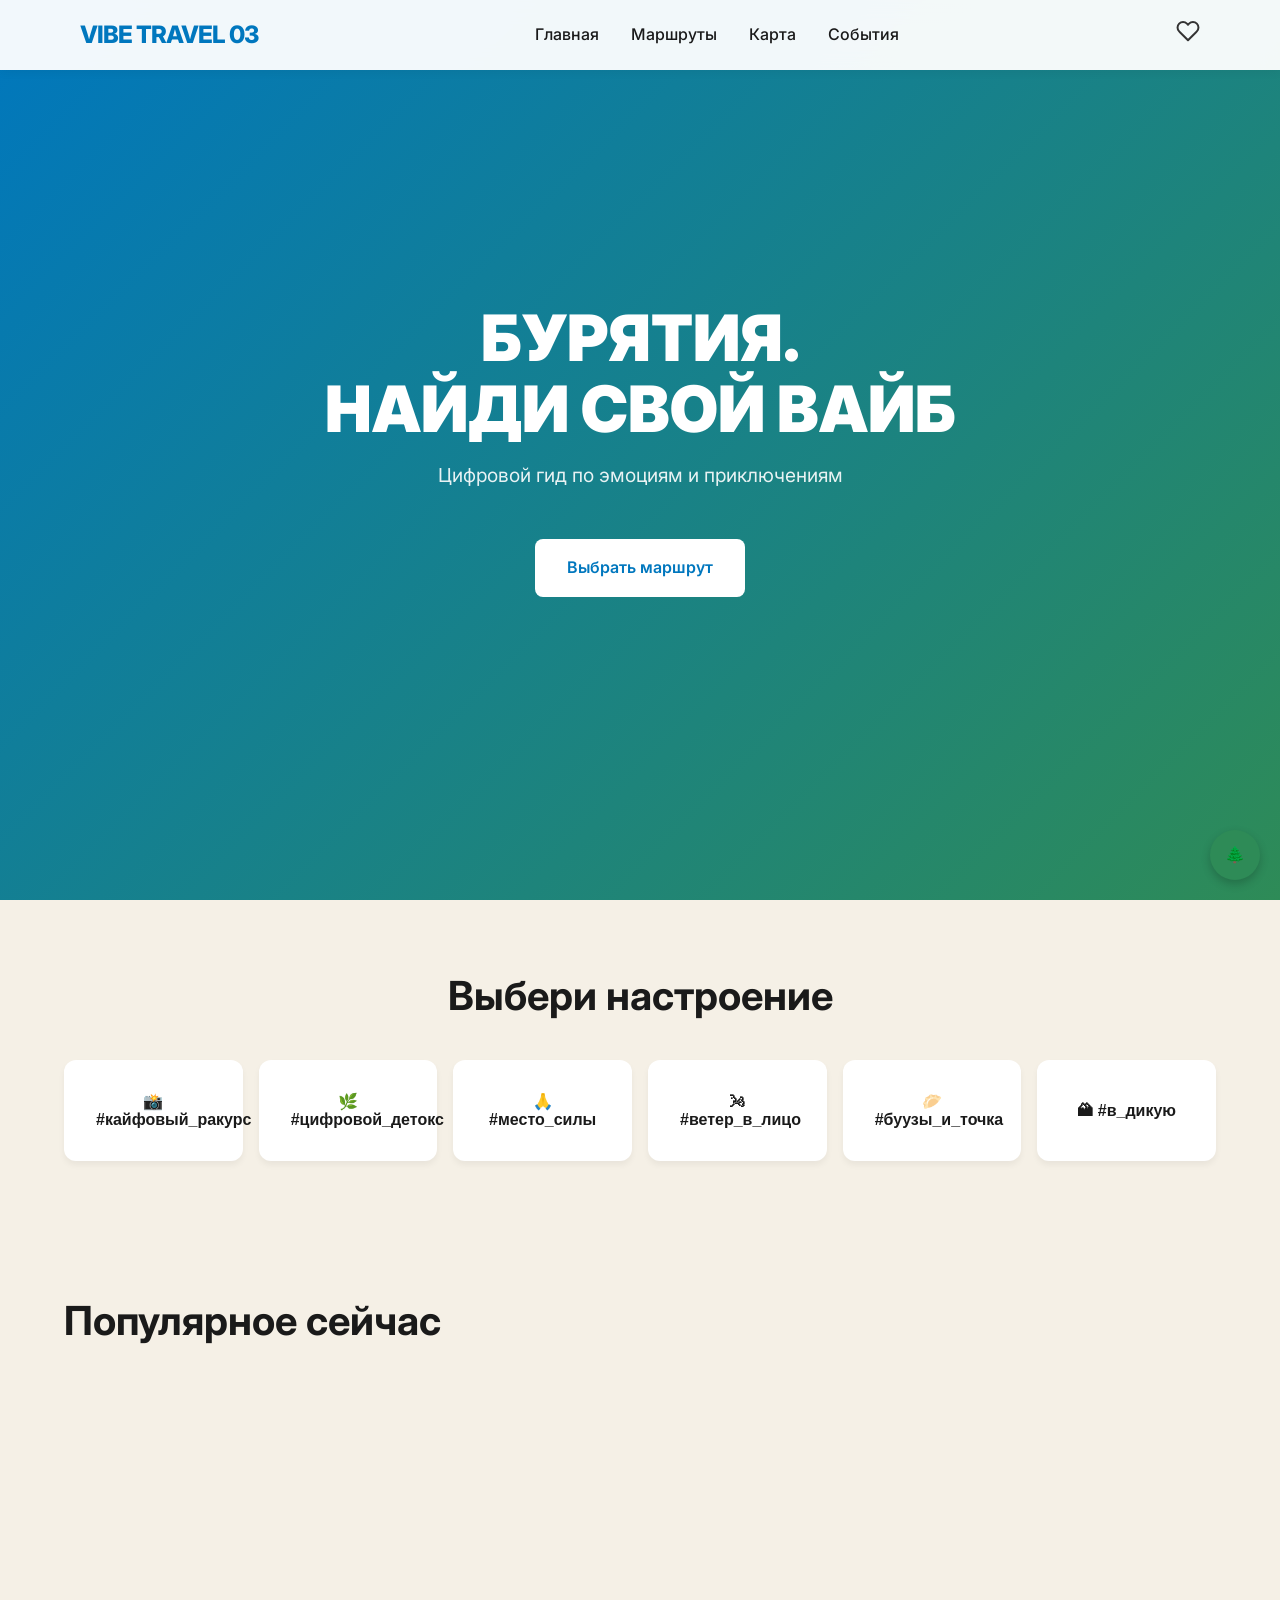
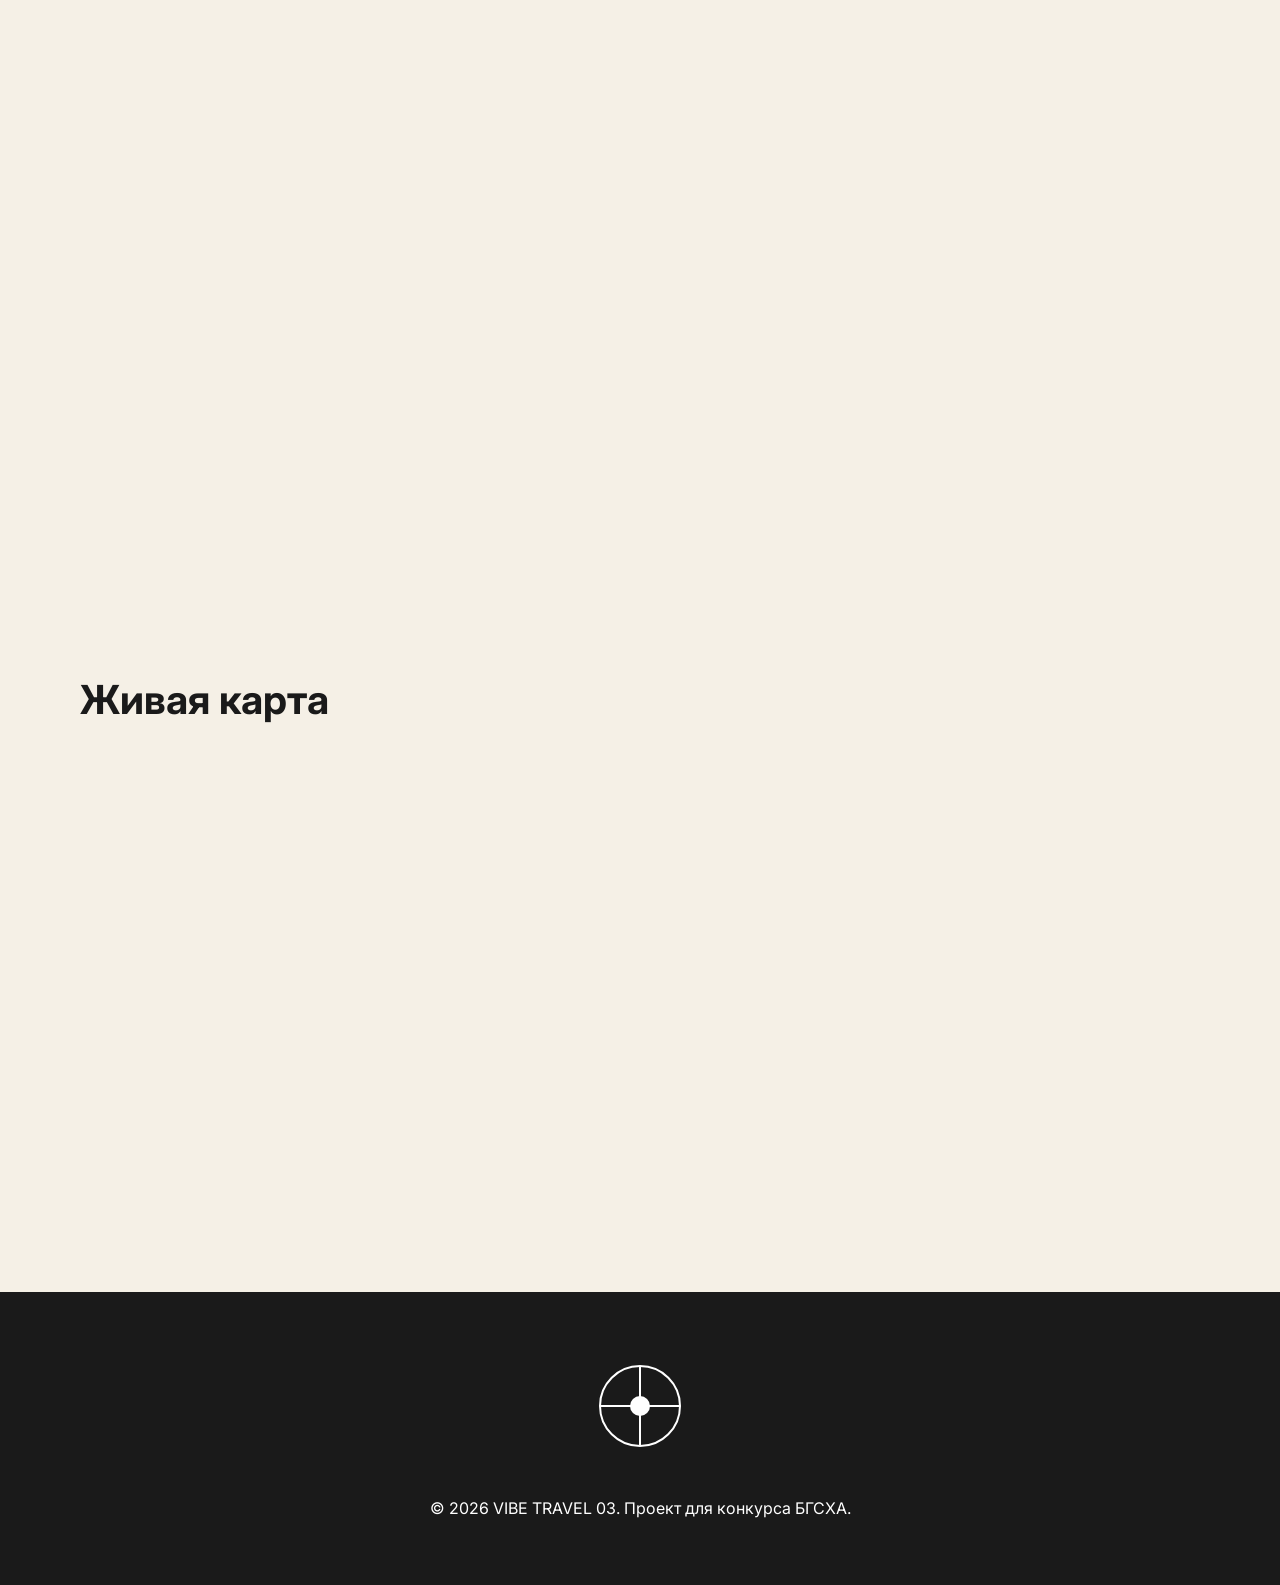
<file: code/index.html>
<!DOCTYPE html>
<html lang="ru">
<head>
    <meta charset="UTF-8">
    <meta name="viewport" content="width=device-width, initial-scale=1.0">
    <title>VIBE TRAVEL 03 | Бурятия. Найди свой вайб</title>
    <link rel="preconnect" href="https://fonts.googleapis.com">
    <link href="https://fonts.googleapis.com/css2?family=Inter:wght@400;600;800;900&display=swap" rel="stylesheet">
    <link rel="stylesheet" href="src/css/main.css">
    <link rel="stylesheet" href="src/css/components.css">
    <script src="data/config.js"></script>
</head>
<body>

    <!-- Header -->
    <header class="header">
        <div class="container header__inner">
            <a href="index.html" class="logo">VIBE TRAVEL 03</a>
            <nav class="nav">
                <ul class="nav__list">
                    <li><a href="index.html" class="nav__link">Главная</a></li>
                    <li><a href="routes.html" class="nav__link">Маршруты</a></li>
                    <li><a href="map.html" class="nav__link">Карта</a></li>
                    <li><a href="content.html" class="nav__link">События</a></li>
                </ul>
            </nav>
            <a href="favorites.html" class="fav-icon">
                <svg xmlns="http://www.w3.org/2000/svg" width="24" height="24" viewBox="0 0 24 24" fill="none" stroke="currentColor" stroke-width="2" stroke-linecap="round" stroke-linejoin="round"><path d="M20.84 4.61a5.5 5.5 0 0 0-7.78 0L12 5.67l-1.06-1.06a5.5 5.5 0 0 0-7.78 7.78l1.06 1.06L12 21.23l7.78-7.78 1.06-1.06a5.5 5.5 0 0 0 0-7.78z"></path></svg>
                <span class="fav-count">0</span>
            </a>
        </div>
    </header>

    <!-- Hero -->
    <section class="hero">
        <div class="hero__bg"></div>
        <div class="hero__content container fade-in">
            <h1>БУРЯТИЯ.<br>НАЙДИ СВОЙ ВАЙБ</h1>
            <p class="hero__subtitle">Цифровой гид по эмоциям и приключениям</p>
            <a href="routes.html" class="btn-pdf" style="background: white; color: var(--color-baikal);">Выбрать маршрут</a>
        </div>
    </section>

    <!-- Vibes Selector -->
    <section class="vibes-section container">
        <h2 class="section-title">Выбери настроение</h2>
        <div class="vibes-grid">
            <button class="vibe-btn" onclick="selectVibe('#кайфовый_ракурс')">📸 #кайфовый_ракурс</button>
            <button class="vibe-btn" onclick="selectVibe('#цифровой_детокс')">🌿 #цифровой_детокс</button>
            <button class="vibe-btn" onclick="selectVibe('#место_силы')">🙏 #место_силы</button>
            <button class="vibe-btn" onclick="selectVibe('#ветер_в_лицо')">🌬 #ветер_в_лицо</button>
            <button class="vibe-btn" onclick="selectVibe('#буузы_и_точка')">🥟 #буузы_и_точка</button>
            <button class="vibe-btn" onclick="selectVibe('#в_дикую')">🏔 #в_дикую</button>
        </div>
    </section>

    <!-- Top Routes Preview -->
    <section class="container" style="padding: 4rem 0;">
        <h2 class="section-title">Популярное сейчас</h2>
        <div id="topRoutes" class="routes-grid">
            <!-- Injected via JS -->
        </div>
    </section>

    <!-- Mini Map -->
    <section class="container" style="padding-bottom: 4rem;">
        <h2 class="section-title">Живая карта</h2>
        <div id="miniMap" style="height: 400px; border-radius: 16px; overflow: hidden;"></div>
    </section>

    <!-- Footer -->
    <footer class="footer">
        <div class="container">
            <svg class="footer-ornament" viewBox="0 0 100 100">
                <circle cx="50" cy="50" r="40" stroke="currentColor" stroke-width="2" fill="none"/>
                <path d="M50 10 L50 90 M10 50 L90 50" stroke="currentColor" stroke-width="2"/>
                <circle cx="50" cy="50" r="10" fill="currentColor"/>
            </svg>
            <p>&copy; 2026 VIBE TRAVEL 03. Проект для конкурса БГСХА.</p>
        </div>
    </footer>

    <!-- Easter Egg Modal -->
    <div id="ornamentModal" class="modal">
        <div class="modal-content">
            <span class="close-modal">&times;</span>
            <h3>Сила предков</h3>
            <svg class="ornament-anim" viewBox="0 0 100 100">
                <path d="M50 0 L60 40 L100 50 L60 60 L50 100 L40 60 L0 50 L40 40 Z" fill="#FFD700"/>
            </svg>
        </div>
    </div>

    <script src="https://api-maps.yandex.ru/2.1/?apikey=YOUR_API_KEY&lang=ru_RU"></script>
    <script src="src/js/main.js"></script>
    <script>
        function selectVibe(vibe) {
            localStorage.setItem(CONFIG.STORAGE_KEYS.LAST_VIBE, vibe);
            window.location.href = `routes.html?vibe=${encodeURIComponent(vibe)}`;
        }

        // Load Top Routes
        fetch('data/routes.json')
            .then(r => r.json())
            .then(data => {
                const container = document.getElementById('topRoutes');
                data.slice(0, 5).forEach(route => {
                    const div = document.createElement('div');
                    div.className = 'route-card fade-in';
                    div.innerHTML = `
                        <div class="card-img" style="background: linear-gradient(135deg, ${route.gradient[0]}, ${route.gradient[1]})">Фото</div>
                        <div class="card-body">
                            <h3 class="card-title">${route.title}</h3>
                            <a href="route.html?id=${route.id}" style="color:var(--color-baikal)">Подробнее →</a>
                        </div>
                    `;
                    container.appendChild(div);
                });
            });

        // Init Mini Map (Lazy)
        const mapObserver = new IntersectionObserver((entries) => {
            entries.forEach(entry => {
                if(entry.isIntersecting && !window.mapInitialized) {
                    initMiniMap();
                    window.mapInitialized = true;
                }
            });
        });
        mapObserver.observe(document.getElementById('miniMap'));

        function initMiniMap() {
            if(typeof ymaps === 'undefined') return;
            ymaps.ready(() => {
                const myMap = new ymaps.Map("miniMap", {
                    center: [51.8, 107.6],
                    zoom: 7,
                    controls: []
                });
                
                fetch('data/routes.json').then(r=>r.json()).then(routes => {
                    routes.forEach(route => {
                        if(route.points && route.points.length > 0) {
                            const p = route.points[0];
                            const placemark = new ymaps.Placemark(p.coordinates, {
                                balloonContent: route.title
                            }, { preset: 'islands#blueCircleIcon' });
                            myMap.geoObjects.add(placemark);
                        }
                    });
                });
            });
        }
    </script>
</body>
</html>
</file>
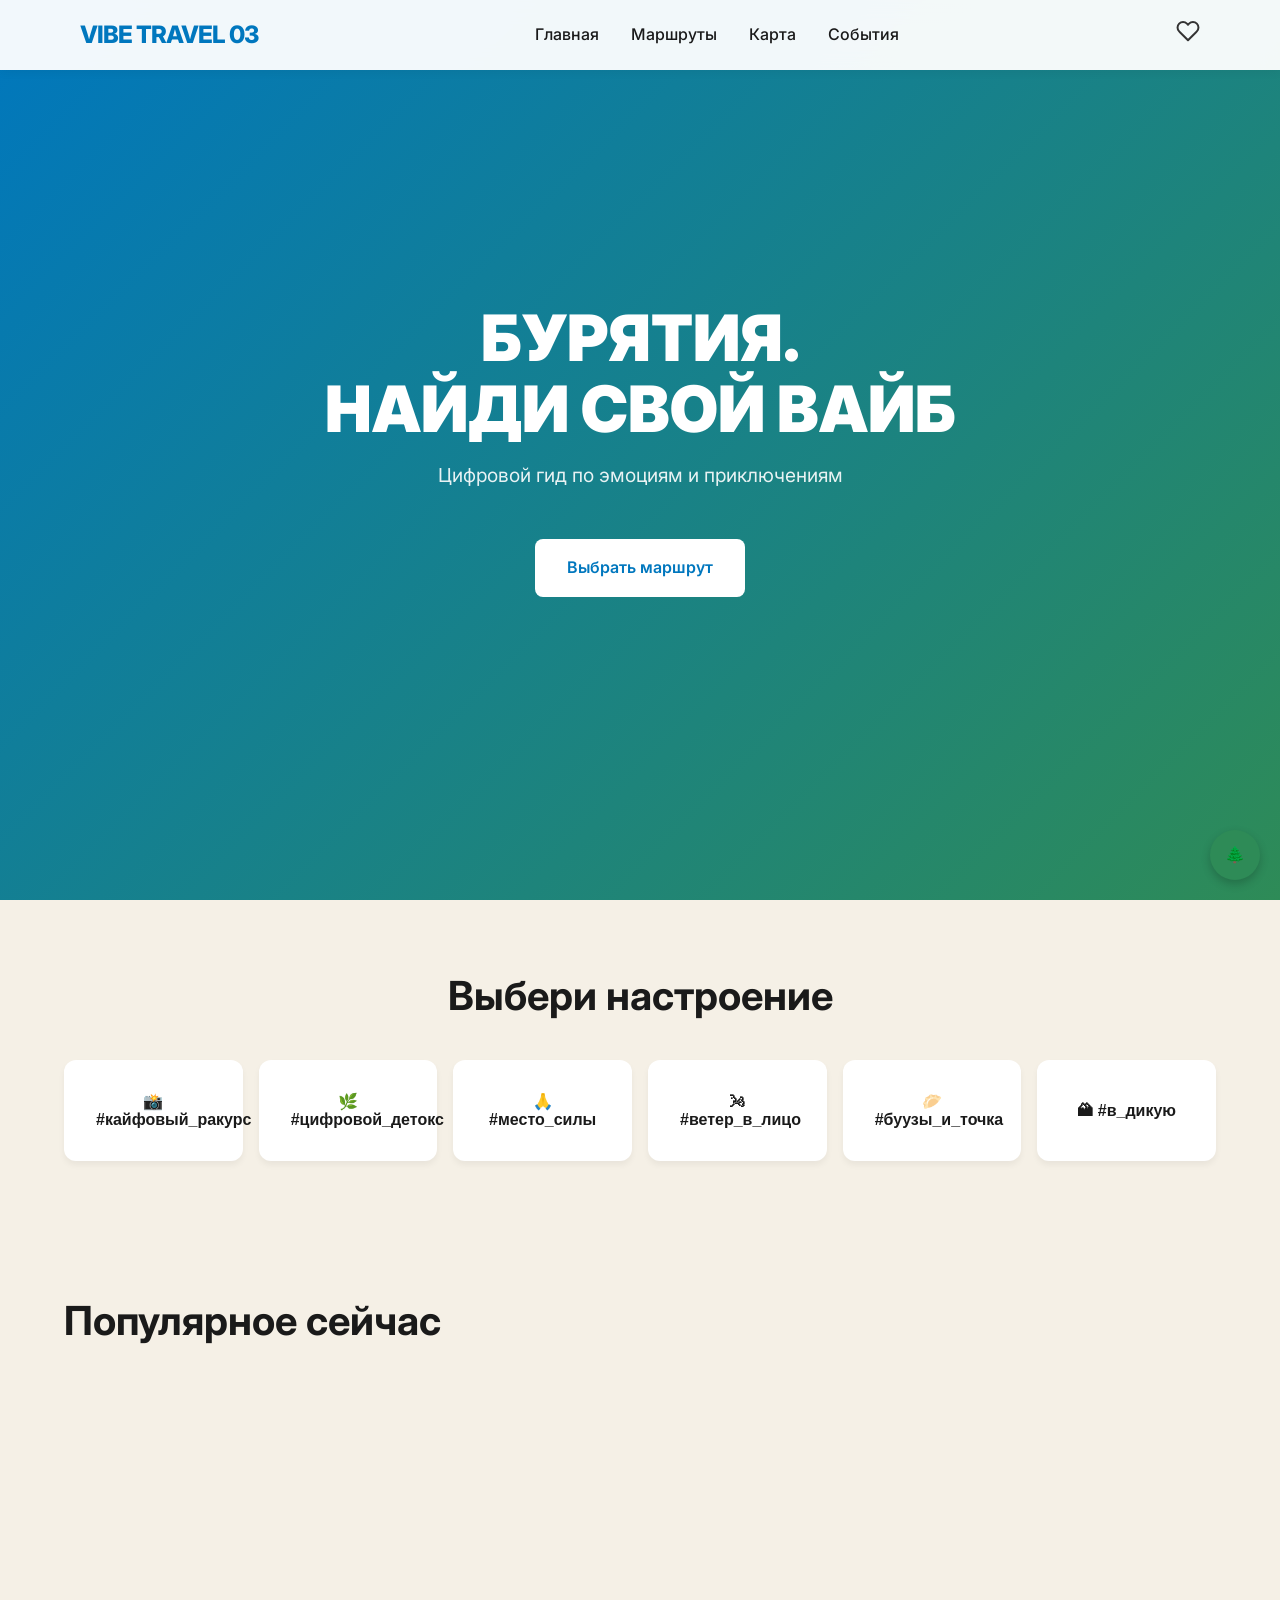
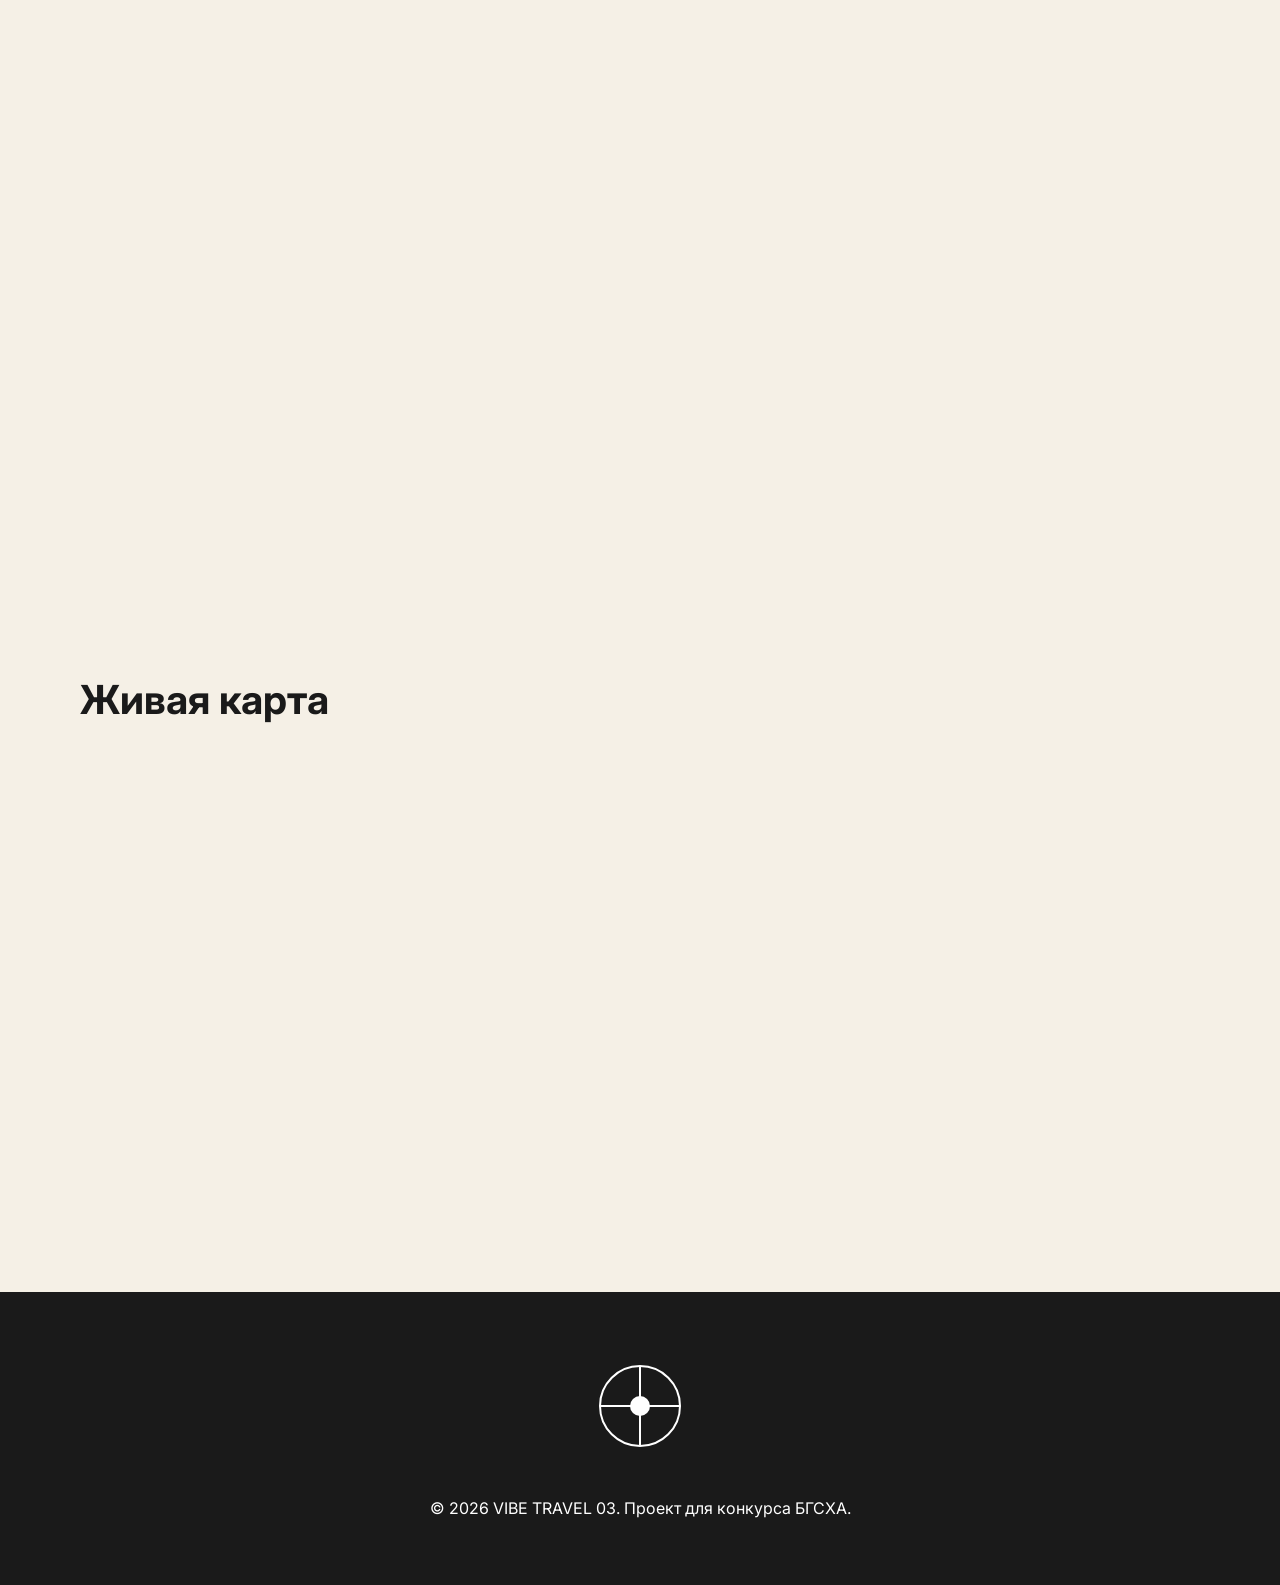
<file: code/admin.html>
<!DOCTYPE html>
<html lang="ru">
<head>
    <meta charset="UTF-8">
    <meta name="viewport" content="width=device-width, initial-scale=1.0">
    <title>Админ-панель | VIBE TRAVEL 03</title>
    <link href="https://fonts.googleapis.com/css2?family=Inter:wght@400;600&display=swap" rel="stylesheet">
    <link rel="stylesheet" href="src/css/main.css">
    <link rel="stylesheet" href="src/css/components.css">
</head>
<body>
    <header class="header">
        <div class="container header__inner">
            <a href="index.html" class="logo">ADMIN PANEL</a>
        </div>
    </header>

    <main class="container" style="padding-top: 100px;">
        <form id="routeForm" class="admin-form">
            <h2>Конструктор маршрута</h2>
            <div class="form-group">
                <label>ID</label>
                <input type="number" id="r_id" class="form-control" required>
            </div>
            <div class="form-group">
                <label>Название</label>
                <input type="text" id="r_title" class="form-control" required>
            </div>
            <div class="form-group">
                <label>Вайбы (через запятую)</label>
                <input type="text" id="r_vibes" class="form-control" placeholder="#цифровой_детокс, #место_силы" required>
            </div>
            <div class="form-group" style="display:flex; gap:10px;">
                <div style="flex:1">
                    <label>Цвет 1</label>
                    <input type="color" id="r_g1" class="form-control" value="#2E8B57">
                </div>
                <div style="flex:1">
                    <label>Цвет 2</label>
                    <input type="color" id="r_g2" class="form-control" value="#0077BE">
                </div>
            </div>
            <div class="form-group">
                <label>Длительность</label>
                <input type="text" id="r_dur" class="form-control" placeholder="3 дня">
            </div>
            <div class="form-group">
                <label>Бюджет</label>
                <input type="text" id="r_bud" class="form-control" placeholder="от 5000 ₽">
            </div>
            <button type="submit" class="btn-pdf">Сгенерировать JSON</button>
        </form>

        <div class="container" style="max-width:800px; margin-bottom:4rem;">
            <label>Результат (скопируйте и вставьте в routes.json):</label>
            <textarea id="jsonOutput" class="form-control" rows="10"></textarea>
            <button onclick="copyJson()" class="btn-pdf" style="margin-top:10px;">Копировать</button>
        </div>
    </main>

    <script src="src/js/admin.js"></script>
</body>
</html>
</file>
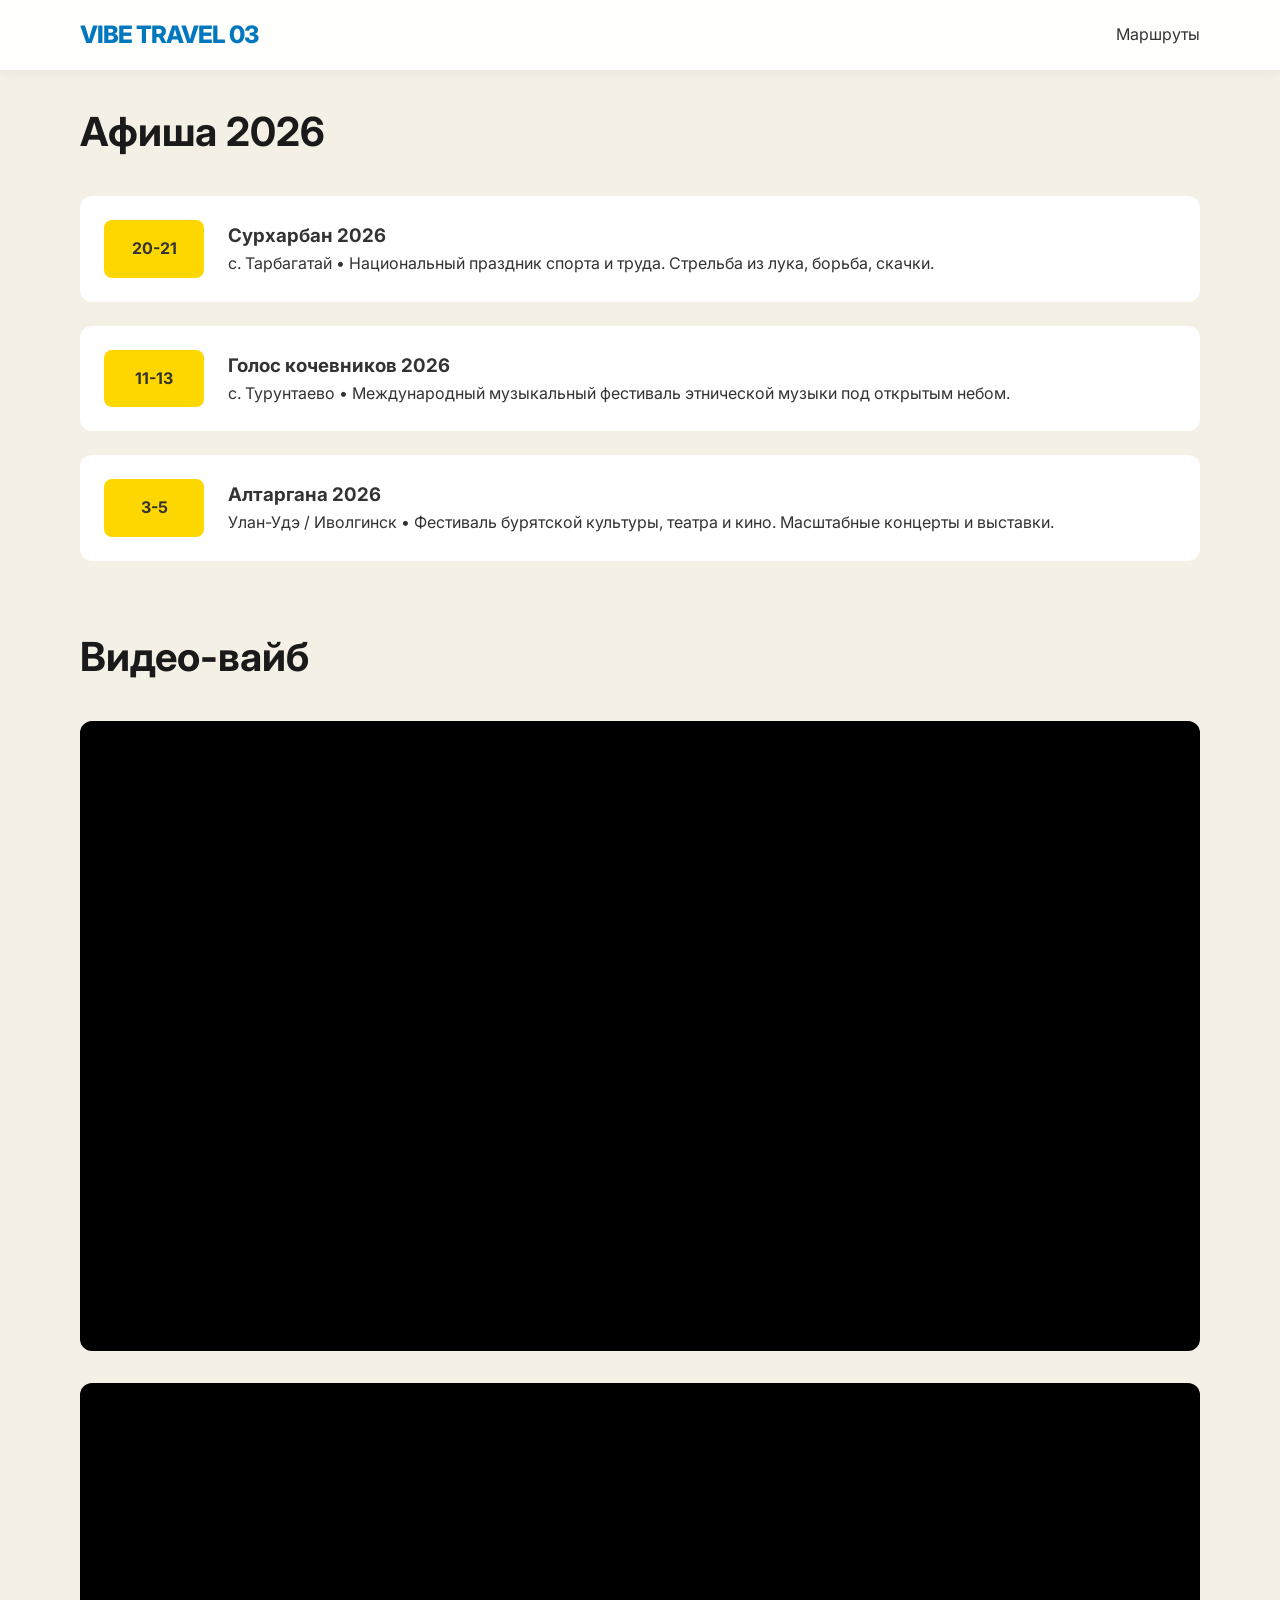
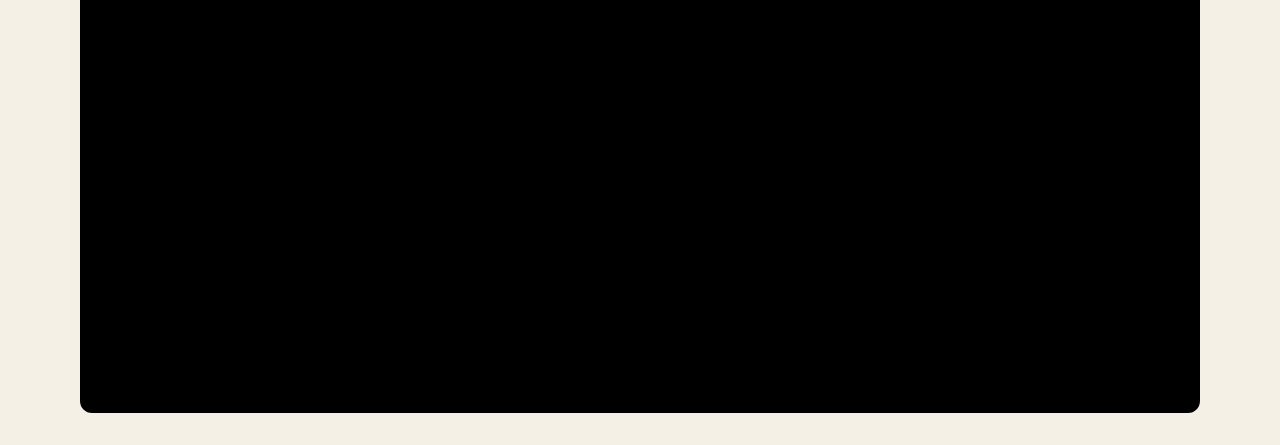
<file: code/content.html>
<!DOCTYPE html>
<html lang="ru">
<head>
    <meta charset="UTF-8">
    <meta name="viewport" content="width=device-width, initial-scale=1.0">
    <title>События и Контент | VIBE TRAVEL 03</title>
    <link href="https://fonts.googleapis.com/css2?family=Inter:wght@400;600&display=swap" rel="stylesheet">
    <link rel="stylesheet" href="src/css/main.css">
    <link rel="stylesheet" href="src/css/components.css">
    <script src="data/config.js"></script>
</head>
<body>
    <header class="header">
        <div class="container header__inner">
            <a href="index.html" class="logo">VIBE TRAVEL 03</a>
            <nav class="nav"><ul class="nav__list"><li><a href="routes.html">Маршруты</a></li></ul></nav>
        </div>
    </header>

    <main class="container" style="padding-top: 100px;">
        <h1 class="section-title">Афиша 2026</h1>
        <div id="eventsContainer" class="events-list">
            <!-- Events -->
        </div>

        <h1 class="section-title" style="margin-top: 4rem;">Видео-вайб</h1>
        <div class="video-wrapper wave-effect">
            <iframe src="https://www.youtube.com/embed/dQw4w9WgXcQ?controls=0" frameborder="0" allowfullscreen></iframe>
        </div>
        <div class="video-wrapper wave-effect">
            <iframe src="https://www.youtube.com/embed/dQw4w9WgXcQ?controls=0" frameborder="0" allowfullscreen></iframe>
        </div>
    </main>

    <script>
        fetch('data/events.json')
            .then(r => r.json())
            .then(events => {
                const container = document.getElementById('eventsContainer');
                events.forEach(ev => {
                    const div = document.createElement('div');
                    div.className = 'event-card';
                    div.innerHTML = `
                        <div class="event-date">${ev.date.split(' ')[0]}</div>
                        <div>
                            <h3>${ev.title}</h3>
                            <p>${ev.location} • ${ev.description}</p>
                        </div>
                    `;
                    container.appendChild(div);
                });
            });
    </script>
</body>
</html>
</file>
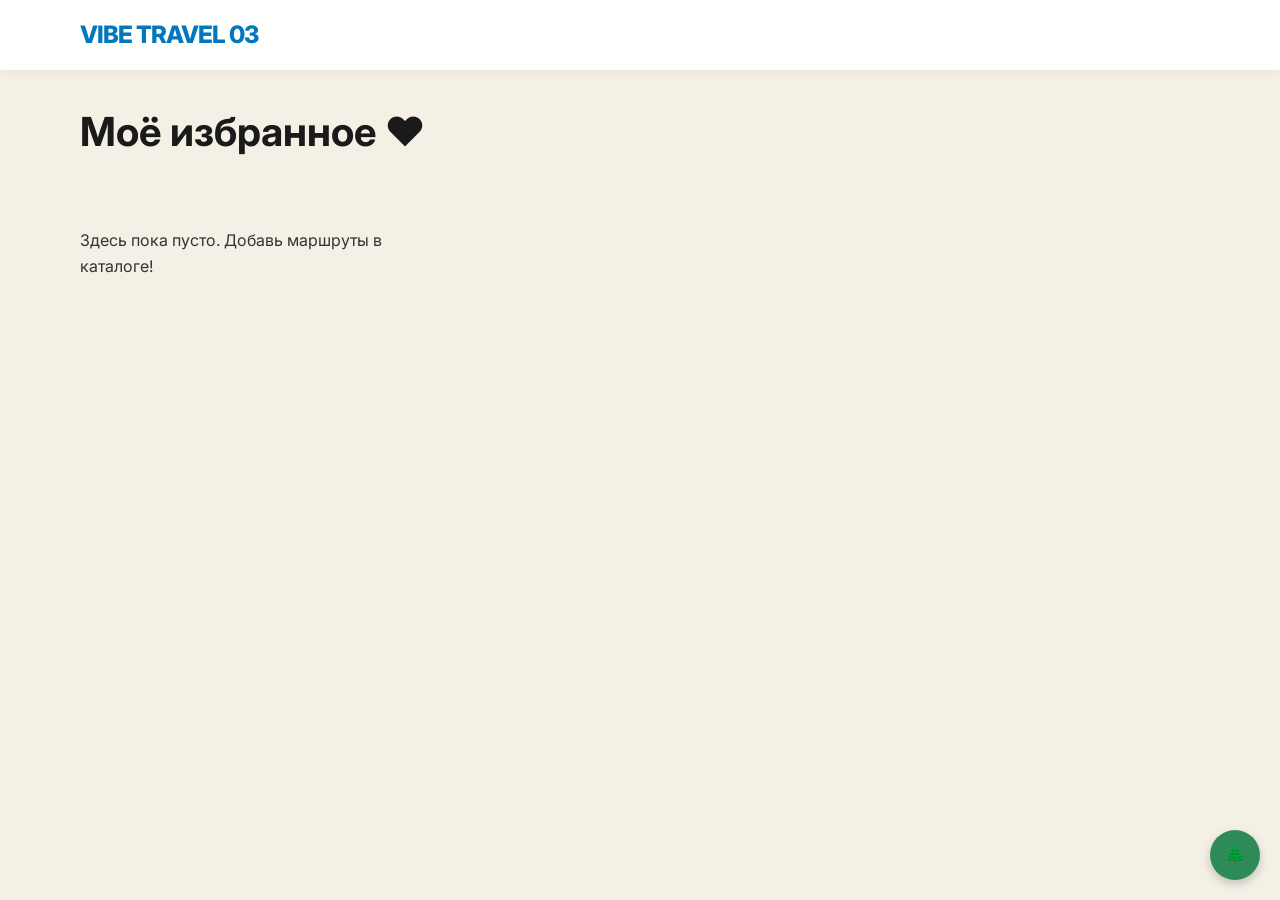
<file: code/favorites.html>
<!DOCTYPE html>
<html lang="ru">
<head>
    <meta charset="UTF-8">
    <meta name="viewport" content="width=device-width, initial-scale=1.0">
    <title>Избранное | VIBE TRAVEL 03</title>
    <link href="https://fonts.googleapis.com/css2?family=Inter:wght@400;600&display=swap" rel="stylesheet">
    <link rel="stylesheet" href="src/css/main.css">
    <link rel="stylesheet" href="src/css/components.css">
    <script src="data/config.js"></script>
</head>
<body>
    <header class="header">
        <div class="container header__inner">
            <a href="index.html" class="logo">VIBE TRAVEL 03</a>
        </div>
    </header>

    <main class="container" style="padding-top: 100px;">
        <h1 class="section-title">Моё избранное ❤️</h1>
        <div id="favContainer" class="routes-grid"></div>
    </main>

    <script src="src/js/main.js"></script>
    <script>
        document.addEventListener('DOMContentLoaded', () => {
            const favIds = getFavorites();
            const container = document.getElementById('favContainer');

            if(favIds.length === 0) {
                container.innerHTML = '<p>Здесь пока пусто. Добавь маршруты в каталоге!</p>';
                return;
            }

            fetch('data/routes.json')
                .then(r => r.json())
                .then(allRoutes => {
                    const favRoutes = allRoutes.filter(r => favIds.includes(r.id));
                    
                    favRoutes.forEach(route => {
                        const gradient = `linear-gradient(135deg, ${route.gradient[0]}, ${route.gradient[1]})`;
                        const div = document.createElement('div');
                        div.className = 'route-card';
                        div.innerHTML = `
                            <div class="card-img" style="background: ${gradient}">Фото</div>
                            <div class="card-body">
                                <h3 class="card-title">${route.title}</h3>
                                <a href="route.html?id=${route.id}">Подробнее</a>
                                <button class="btn-fav active" onclick="removeFav(${route.id}, this)" style="margin-top:10px; color:red">Удалить</button>
                            </div>
                        `;
                        container.appendChild(div);
                    });
                });
        });

        function removeFav(id, btn) {
            toggleFavorite(id);
            btn.closest('.route-card').remove();
            updateFavCounter();
            if(getFavorites().length === 0) location.reload();
        }
    </script>
</body>
</html>
</file>
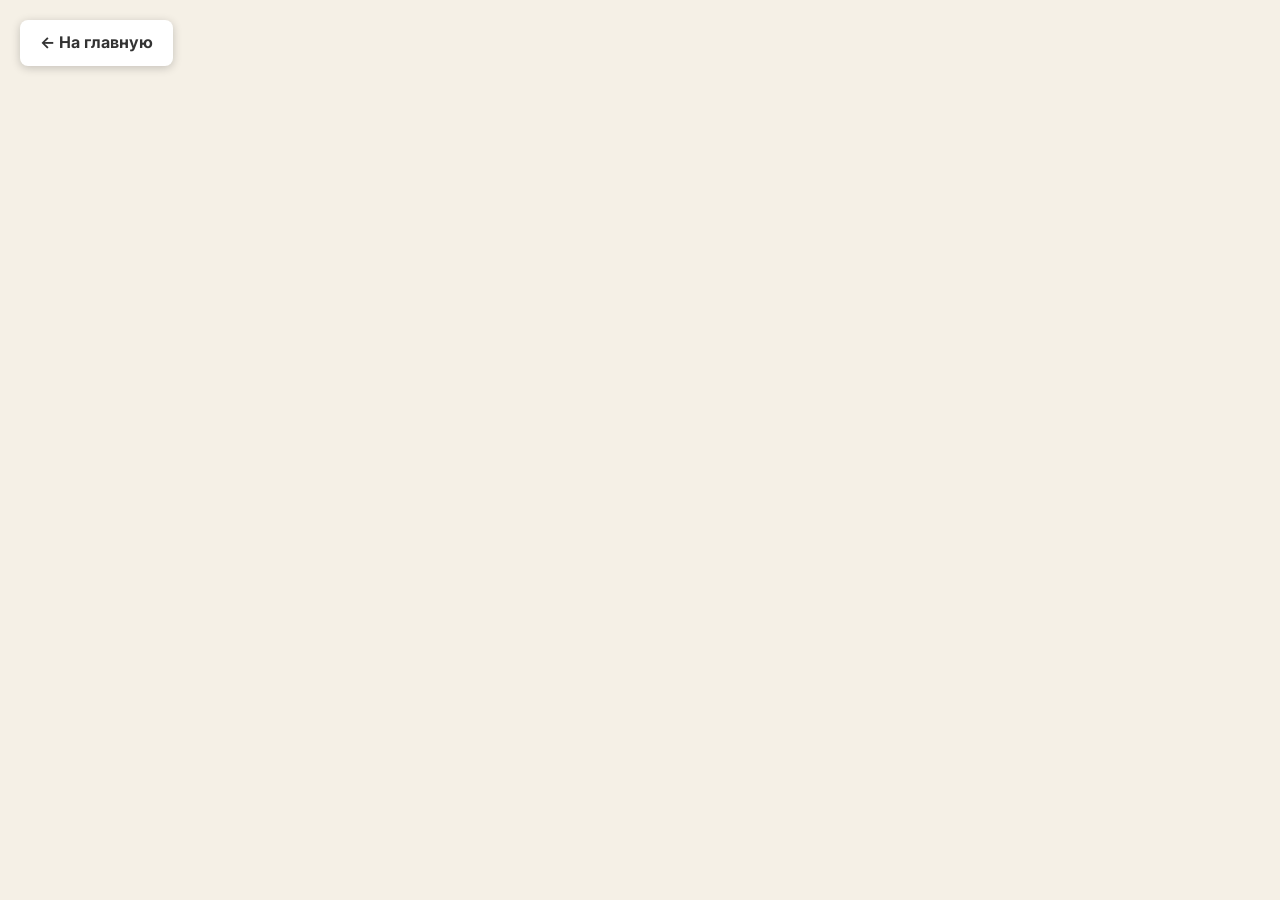
<file: code/map.html>
<!DOCTYPE html>
<html lang="ru">
<head>
    <meta charset="UTF-8">
    <meta name="viewport" content="width=device-width, initial-scale=1.0">
    <title>Карта всех маршрутов | VIBE TRAVEL 03</title>
    <link href="https://fonts.googleapis.com/css2?family=Inter:wght@400;600&display=swap" rel="stylesheet">
    <link rel="stylesheet" href="src/css/main.css">
    <script src="data/config.js"></script>
    <style> body { margin: 0; overflow: hidden; } #fullMap { width: 100%; height: 100vh; } </style>
</head>
<body>
    <div id="fullMap"></div>
    <a href="index.html" style="position:absolute; top:20px; left:20px; z-index:1000; background:white; padding:10px 20px; border-radius:8px; font-weight:bold; box-shadow:0 2px 10px rgba(0,0,0,0.2);">← На главную</a>

    <script src="https://api-maps.yandex.ru/2.1/?apikey=YOUR_API_KEY&lang=ru_RU"></script>
    <script>
        ymaps.ready(init);

        function init() {
            const myMap = new ymaps.Map("fullMap", {
                center: [52.0, 107.0],
                zoom: 6
            });

            fetch('data/routes.json')
                .then(r => r.json())
                .then(routes => {
                    const allBounds = [];
                    
                    routes.forEach((route, index) => {
                        if(!route.points || route.points.length === 0) return;

                        const color = route.gradient[0];
                        const coords = route.points.map(p => p.coordinates);
                        allBounds.push(...coords);

                        // Line
                        const polyline = new ymaps.Polyline(coords, { hintContent: route.title }, { strokeColor: color, strokeWidth: 3 });
                        myMap.geoObjects.add(polyline);

                        // Points
                        route.points.forEach(p => {
                            const placemark = new ymaps.Placemark(p.coordinates, {
                                balloonContentHeader: route.title,
                                balloonContentBody: `<a href="route.html?id=${route.id}">Открыть маршрут</a>`
                            }, { preset: 'islands#blueCircleIcon' });
                            myMap.geoObjects.add(placemark);
                        });
                    });

                    if(allBounds.length > 0) {
                        myMap.setBounds(allBounds, { checkZoomRange: true, padding: [50, 50, 50, 50] });
                    }
                });
        }
    </script>
</body>
</html>
</file>
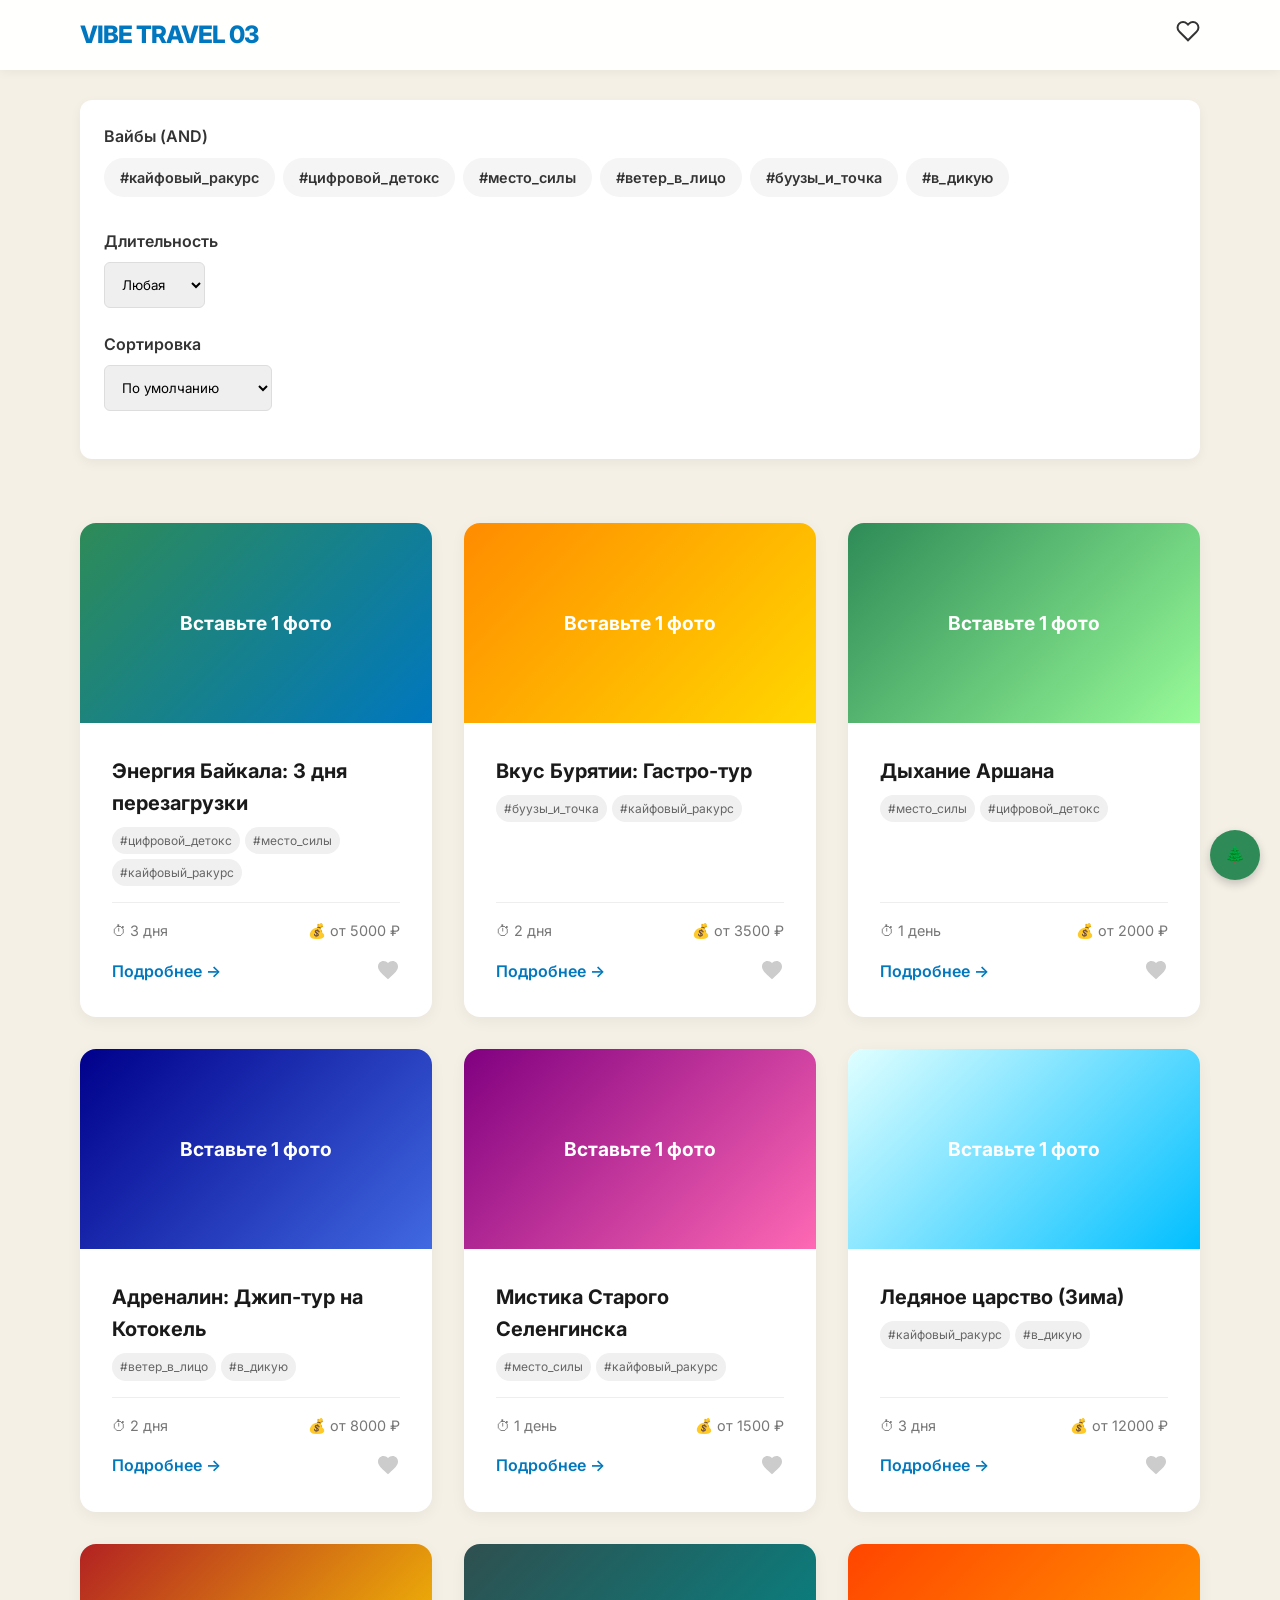
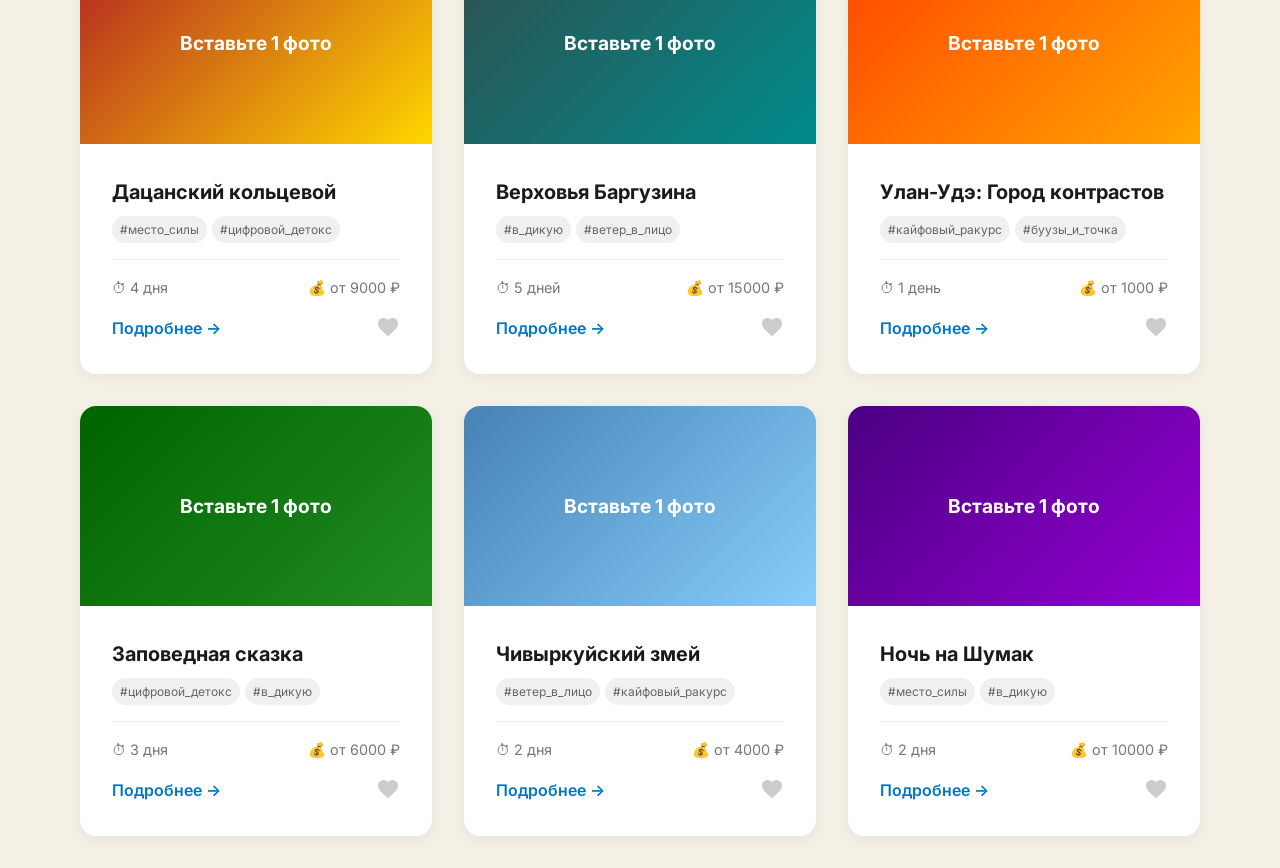
<file: code/routes.html>
<!DOCTYPE html>
<html lang="ru">
<head>
    <meta charset="UTF-8">
    <meta name="viewport" content="width=device-width, initial-scale=1.0">
    <title>Каталог маршрутов | VIBE TRAVEL 03</title>
    <link href="https://fonts.googleapis.com/css2?family=Inter:wght@400;600;800&display=swap" rel="stylesheet">
    <link rel="stylesheet" href="src/css/main.css">
    <link rel="stylesheet" href="src/css/components.css">
    <script src="data/config.js"></script>
</head>
<body>
    <header class="header">
        <div class="container header__inner">
            <a href="index.html" class="logo">VIBE TRAVEL 03</a>
            <a href="favorites.html" class="fav-icon">
                <svg xmlns="http://www.w3.org/2000/svg" width="24" height="24" viewBox="0 0 24 24" fill="none" stroke="currentColor" stroke-width="2"><path d="M20.84 4.61a5.5 5.5 0 0 0-7.78 0L12 5.67l-1.06-1.06a5.5 5.5 0 0 0-7.78 7.78l1.06 1.06L12 21.23l7.78-7.78 1.06-1.06a5.5 5.5 0 0 0 0-7.78z"></path></svg>
                <span class="fav-count">0</span>
            </a>
        </div>
    </header>

    <main class="container" style="padding-top: 100px;">
        <button class="filter-toggle">⚙️ Фильтры и сортировка</button>
        <div class="overlay"></div>
        
        <div class="filters-panel">
            <div class="filter-group">
                <label>Вайбы (AND)</label>
                <div class="filter-options">
                    <label class="checkbox-label"><input type="checkbox" name="vibe" value="#кайфовый_ракурс" class="filter-option">#кайфовый_ракурс</label>
                    <label class="checkbox-label"><input type="checkbox" name="vibe" value="#цифровой_детокс" class="filter-option">#цифровой_детокс</label>
                    <label class="checkbox-label"><input type="checkbox" name="vibe" value="#место_силы" class="filter-option">#место_силы</label>
                    <label class="checkbox-label"><input type="checkbox" name="vibe" value="#ветер_в_лицо" class="filter-option">#ветер_в_лицо</label>
                    <label class="checkbox-label"><input type="checkbox" name="vibe" value="#буузы_и_точка" class="filter-option">#буузы_и_точка</label>
                    <label class="checkbox-label"><input type="checkbox" name="vibe" value="#в_дикую" class="filter-option">#в_дикую</label>
                </div>
            </div>
            
            <div class="filter-group">
                <label>Длительность</label>
                <select name="duration" class="form-control filter-option" style="width: auto;">
                    <option value="">Любая</option>
                    <option value="short">1-2 дня</option>
                    <option value="medium">3-4 дня</option>
                    <option value="long">5+ дней</option>
                </select>
            </div>

            <div class="filter-group">
                <label>Сортировка</label>
                <select id="sortSelect" class="form-control" style="width: auto;">
                    <option value="default">По умолчанию</option>
                    <option value="duration_asc">Сначала короткие</option>
                    <option value="budget_asc">Сначала дешевые</option>
                </select>
            </div>
        </div>

        <div id="routesContainer" class="routes-grid">
            <!-- Cards injected by JS -->
            <p>Загрузка маршрутов...</p>
        </div>
    </main>

    <script src="src/js/main.js"></script>
    <script src="src/js/filters.js"></script>
</body>
</html>
</file>
<file: code/src/css/main.css>
/* VIBE TRAVEL 03 - Main Styles */
:root {
    /* Palette */
    --color-baikal: #0077BE;
    --color-cedar: #2E8B57;
    --color-gold: #FFD700;
    --color-bg: #F5F0E6;
    --color-dark: #1A1A1A;
    --color-white: #FFFFFF;
    --color-text: #333333;
    --color-danger: #e74c3c;
    
    /* Typography */
    --font-main: 'Inter', sans-serif;
    
    /* Spacing */
    --spacing-xs: 0.5rem;
    --spacing-sm: 1rem;
    --spacing-md: 2rem;
    --spacing-lg: 4rem;
    
    /* Transitions */
    --transition-fast: 0.2s ease;
    --transition-normal: 0.4s ease;
}

* { box-sizing: border-box; margin: 0; padding: 0; }

body {
    font-family: var(--font-main);
    background-color: var(--color-bg);
    color: var(--color-text);
    line-height: 1.6;
    overflow-x: hidden;
}

a { text-decoration: none; color: inherit; transition: var(--transition-fast); }
ul { list-style: none; }
img { max-width: 100%; display: block; }

/* Container */
.container {
    width: 90%;
    max-width: 1200px;
    margin: 0 auto;
    padding: 0 var(--spacing-sm);
}

/* Header */
.header {
    background: rgba(255, 255, 255, 0.95);
    backdrop-filter: blur(10px);
    position: fixed;
    top: 0; left: 0; right: 0;
    z-index: 1000;
    box-shadow: 0 2px 10px rgba(0,0,0,0.05);
    padding: var(--spacing-sm) 0;
}

.header__inner {
    display: flex;
    justify-content: space-between;
    align-items: center;
}

.logo {
    font-size: 1.5rem;
    font-weight: 800;
    color: var(--color-baikal);
    letter-spacing: -1px;
}

.nav__list {
    display: flex;
    gap: var(--spacing-md);
}

.nav__link {
    font-weight: 500;
    color: var(--color-dark);
}

.nav__link:hover { color: var(--color-baikal); }

.fav-icon {
    position: relative;
    cursor: pointer;
}

.fav-count {
    position: absolute;
    top: -8px; right: -8px;
    background: var(--color-danger);
    color: white;
    font-size: 0.7rem;
    width: 18px; height: 18px;
    border-radius: 50%;
    display: flex;
    align-items: center;
    justify-content: center;
    font-weight: bold;
}

/* Hero Section */
.hero {
    height: 100vh;
    display: flex;
    align-items: center;
    justify-content: center;
    text-align: center;
    color: white;
    position: relative;
    overflow: hidden;
    margin-top: 0;
}

.hero__bg {
    position: absolute;
    top: 0; left: 0; width: 100%; height: 100%;
    background: linear-gradient(135deg, var(--color-baikal), var(--color-cedar));
    z-index: -1;
}

.hero__content h1 {
    font-size: clamp(2.5rem, 5vw, 5rem);
    font-weight: 900;
    margin-bottom: var(--spacing-sm);
    line-height: 1.1;
}

.hero__subtitle {
    font-size: 1.2rem;
    opacity: 0.9;
    margin-bottom: var(--spacing-md);
}

/* Vibes Block */
.vibes-section {
    padding: var(--spacing-lg) 0;
    text-align: center;
}

.section-title {
    font-size: 2.5rem;
    margin-bottom: var(--spacing-md);
    color: var(--color-dark);
}

.vibes-grid {
    display: grid;
    grid-template-columns: repeat(auto-fit, minmax(150px, 1fr));
    gap: var(--spacing-sm);
    margin-top: var(--spacing-md);
}

.vibe-btn {
    padding: var(--spacing-md);
    border: none;
    border-radius: 12px;
    background: white;
    color: var(--color-dark);
    font-weight: 600;
    font-size: 1rem;
    cursor: pointer;
    transition: transform 0.2s, box-shadow 0.2s;
    box-shadow: 0 4px 6px rgba(0,0,0,0.05);
}

.vibe-btn:hover, .vibe-btn.active {
    transform: translateY(-5px);
    box-shadow: 0 10px 20px rgba(0,0,0,0.1);
    background: var(--color-baikal);
    color: white;
}

/* Cards Grid */
.routes-grid {
    display: grid;
    grid-template-columns: repeat(auto-fill, minmax(300px, 1fr));
    gap: var(--spacing-md);
    padding: var(--spacing-md) 0;
}

.route-card {
    background: white;
    border-radius: 16px;
    overflow: hidden;
    box-shadow: 0 4px 15px rgba(0,0,0,0.05);
    transition: transform 0.3s;
    display: flex;
    flex-direction: column;
}

.route-card:hover {
    transform: translateY(-8px);
}

.card-img {
    height: 200px;
    display: flex;
    align-items: center;
    justify-content: center;
    color: white;
    font-weight: bold;
    font-size: 1.2rem;
    text-align: center;
    padding: 1rem;
    position: relative;
}

.card-body {
    padding: var(--spacing-md);
    flex-grow: 1;
    display: flex;
    flex-direction: column;
}

.card-title {
    font-size: 1.25rem;
    margin-bottom: var(--spacing-xs);
    color: var(--color-dark);
}

.card-tags {
    display: flex;
    flex-wrap: wrap;
    gap: 5px;
    margin-bottom: var(--spacing-sm);
}

.tag {
    font-size: 0.75rem;
    padding: 4px 8px;
    background: #f0f0f0;
    border-radius: 20px;
    color: #666;
}

.card-meta {
    display: flex;
    justify-content: space-between;
    margin-top: auto;
    padding-top: var(--spacing-sm);
    font-size: 0.9rem;
    color: #777;
    border-top: 1px solid #eee;
}

.btn-fav {
    background: none;
    border: none;
    cursor: pointer;
    color: #ccc;
    transition: color 0.2s;
}

.btn-fav.active { color: var(--color-danger); }

/* Footer */
.footer {
    background: var(--color-dark);
    color: white;
    padding: var(--spacing-lg) 0;
    margin-top: var(--spacing-lg);
    text-align: center;
}

.footer-ornament {
    width: 100px;
    height: 100px;
    margin: 0 auto var(--spacing-md);
    fill: var(--color-gold);
    transition: fill 2s ease;
}

.footer-ornament:hover {
    fill: var(--color-baikal);
}

/* Mobile Filter Toggle */
.filter-toggle {
    display: none;
    width: 100%;
    padding: 1rem;
    background: var(--color-baikal);
    color: white;
    border: none;
    border-radius: 8px;
    margin-bottom: 1rem;
    font-weight: bold;
    cursor: pointer;
}

@media (max-width: 768px) {
    .filter-toggle { display: block; }
    .nav__list { display: none; } /* Simplified mobile nav for demo */
    .filters-panel {
        position: fixed;
        top: 0; left: 0; bottom: 0;
        width: 80%;
        background: white;
        z-index: 2000;
        padding: 2rem;
        transform: translateX(-100%);
        transition: transform 0.3s ease;
        overflow-y: auto;
    }
    .filters-panel.open { transform: translateX(0); }
    .overlay {
        position: fixed;
        top: 0; left: 0; right: 0; bottom: 0;
        background: rgba(0,0,0,0.5);
        z-index: 1999;
        display: none;
    }
    .overlay.active { display: block; }
}

/* Animation Utilities */
.fade-in {
    opacity: 0;
    transform: translateY(20px);
    transition: opacity 0.6s ease, transform 0.6s ease;
}

.fade-in.visible {
    opacity: 1;
    transform: translateY(0);
}

/* Cedar Icon (Easter Egg) */
.cedar-icon {
    position: fixed;
    bottom: 20px;
    right: 20px;
    width: 50px;
    height: 50px;
    background: var(--color-cedar);
    border-radius: 50%;
    display: flex;
    align-items: center;
    justify-content: center;
    color: white;
    cursor: pointer;
    box-shadow: 0 4px 10px rgba(0,0,0,0.2);
    z-index: 900;
    transition: transform 0.3s;
}

.cedar-icon:hover { transform: scale(1.1); }

/* Modal for Easter Egg */
.modal {
    position: fixed;
    top: 0; left: 0; width: 100%; height: 100%;
    background: rgba(0,0,0,0.8);
    z-index: 3000;
    display: none;
    align-items: center;
    justify-content: center;
}

.modal.active { display: flex; }

.modal-content {
    background: white;
    padding: 2rem;
    border-radius: 16px;
    text-align: center;
    max-width: 90%;
    position: relative;
}

.close-modal {
    position: absolute;
    top: 10px; right: 15px;
    font-size: 1.5rem;
    cursor: pointer;
}

.ornament-anim {
    width: 200px;
    height: 200px;
    animation: spin 10s linear infinite;
}

@keyframes spin { 100% { transform: rotate(360deg); } }
</file>
<file: code/src/css/components.css>
/* Components & Page Specific Styles */

/* Filters Panel */
.filters-panel {
    background: white;
    padding: 1.5rem;
    border-radius: 12px;
    margin-bottom: 2rem;
    box-shadow: 0 4px 12px rgba(0,0,0,0.05);
}

.filter-group { margin-bottom: 1.5rem; }
.filter-group label { display: block; font-weight: 600; margin-bottom: 0.5rem; }
.filter-options { display: flex; flex-wrap: wrap; gap: 0.5rem; }

.checkbox-label {
    display: inline-flex;
    align-items: center;
    padding: 0.5rem 1rem;
    background: #f5f5f5;
    border-radius: 20px;
    cursor: pointer;
    font-size: 0.9rem;
    transition: background 0.2s;
}

.checkbox-label input { display: none; }
.checkbox-label.selected { background: var(--color-baikal); color: white; }

/* Route Detail Page */
.route-detail { padding-top: 80px; }
.detail-header {
    height: 400px;
    background: #ddd;
    position: relative;
    display: flex;
    align-items: center;
    justify-content: center;
    color: white;
    font-size: 2rem;
    font-weight: bold;
    text-shadow: 0 2px 4px rgba(0,0,0,0.5);
}

.detail-content {
    display: grid;
    grid-template-columns: 2fr 1fr;
    gap: 2rem;
    margin-top: 2rem;
}

.info-block {
    background: white;
    padding: 1.5rem;
    border-radius: 12px;
    margin-bottom: 1.5rem;
}

.schedule-item {
    border-left: 3px solid var(--color-baikal);
    padding-left: 1rem;
    margin-bottom: 1.5rem;
}

.map-container {
    height: 400px;
    border-radius: 12px;
    overflow: hidden;
    margin: 1.5rem 0;
    background: #eee;
}

.btn-pdf {
    display: inline-block;
    background: var(--color-dark);
    color: white;
    padding: 1rem 2rem;
    border-radius: 8px;
    font-weight: 600;
    margin-top: 1rem;
    cursor: pointer;
    border: none;
}

/* Content Page */
.events-list { display: grid; gap: 1.5rem; }
.event-card {
    background: white;
    padding: 1.5rem;
    border-radius: 12px;
    display: flex;
    gap: 1.5rem;
    align-items: center;
}
.event-date {
    background: var(--color-gold);
    padding: 1rem;
    border-radius: 8px;
    text-align: center;
    font-weight: bold;
    min-width: 100px;
}

.video-wrapper {
    position: relative;
    padding-bottom: 56.25%;
    height: 0;
    overflow: hidden;
    border-radius: 12px;
    margin-bottom: 2rem;
    background: #000;
}

.video-wrapper iframe {
    position: absolute;
    top: 0; left: 0; width: 100%; height: 100%;
}

.wave-effect {
    position: relative;
    overflow: hidden;
}

.wave-effect::after {
    content: '';
    position: absolute;
    bottom: -50px; left: 0; width: 100%; height: 50px;
    background: linear-gradient(to top, rgba(0,119,190,0.2), transparent);
    opacity: 0;
    transition: opacity 0.3s;
}

.wave-effect:hover::after { opacity: 1; animation: wave 2s infinite linear; }

@keyframes wave {
    0% { transform: translateX(0); }
    50% { transform: translateX(-10px); }
    100% { transform: translateX(0); }
}

/* Admin Page */
.admin-form {
    max-width: 800px;
    margin: 2rem auto;
    background: white;
    padding: 2rem;
    border-radius: 12px;
}

.form-group { margin-bottom: 1rem; }
.form-group label { display: block; margin-bottom: 0.5rem; font-weight: 600; }
.form-control {
    width: 100%;
    padding: 0.8rem;
    border: 1px solid #ddd;
    border-radius: 6px;
    font-family: inherit;
}

textarea.form-control { min-height: 100px; }

/* Map Page */
.full-map {
    position: fixed;
    top: 0; left: 0; width: 100%; height: 100%;
    z-index: 1;
}

/* Responsive */
@media (max-width: 768px) {
    .detail-content { grid-template-columns: 1fr; }
    .event-card { flex-direction: column; text-align: center; }
}
</file>
